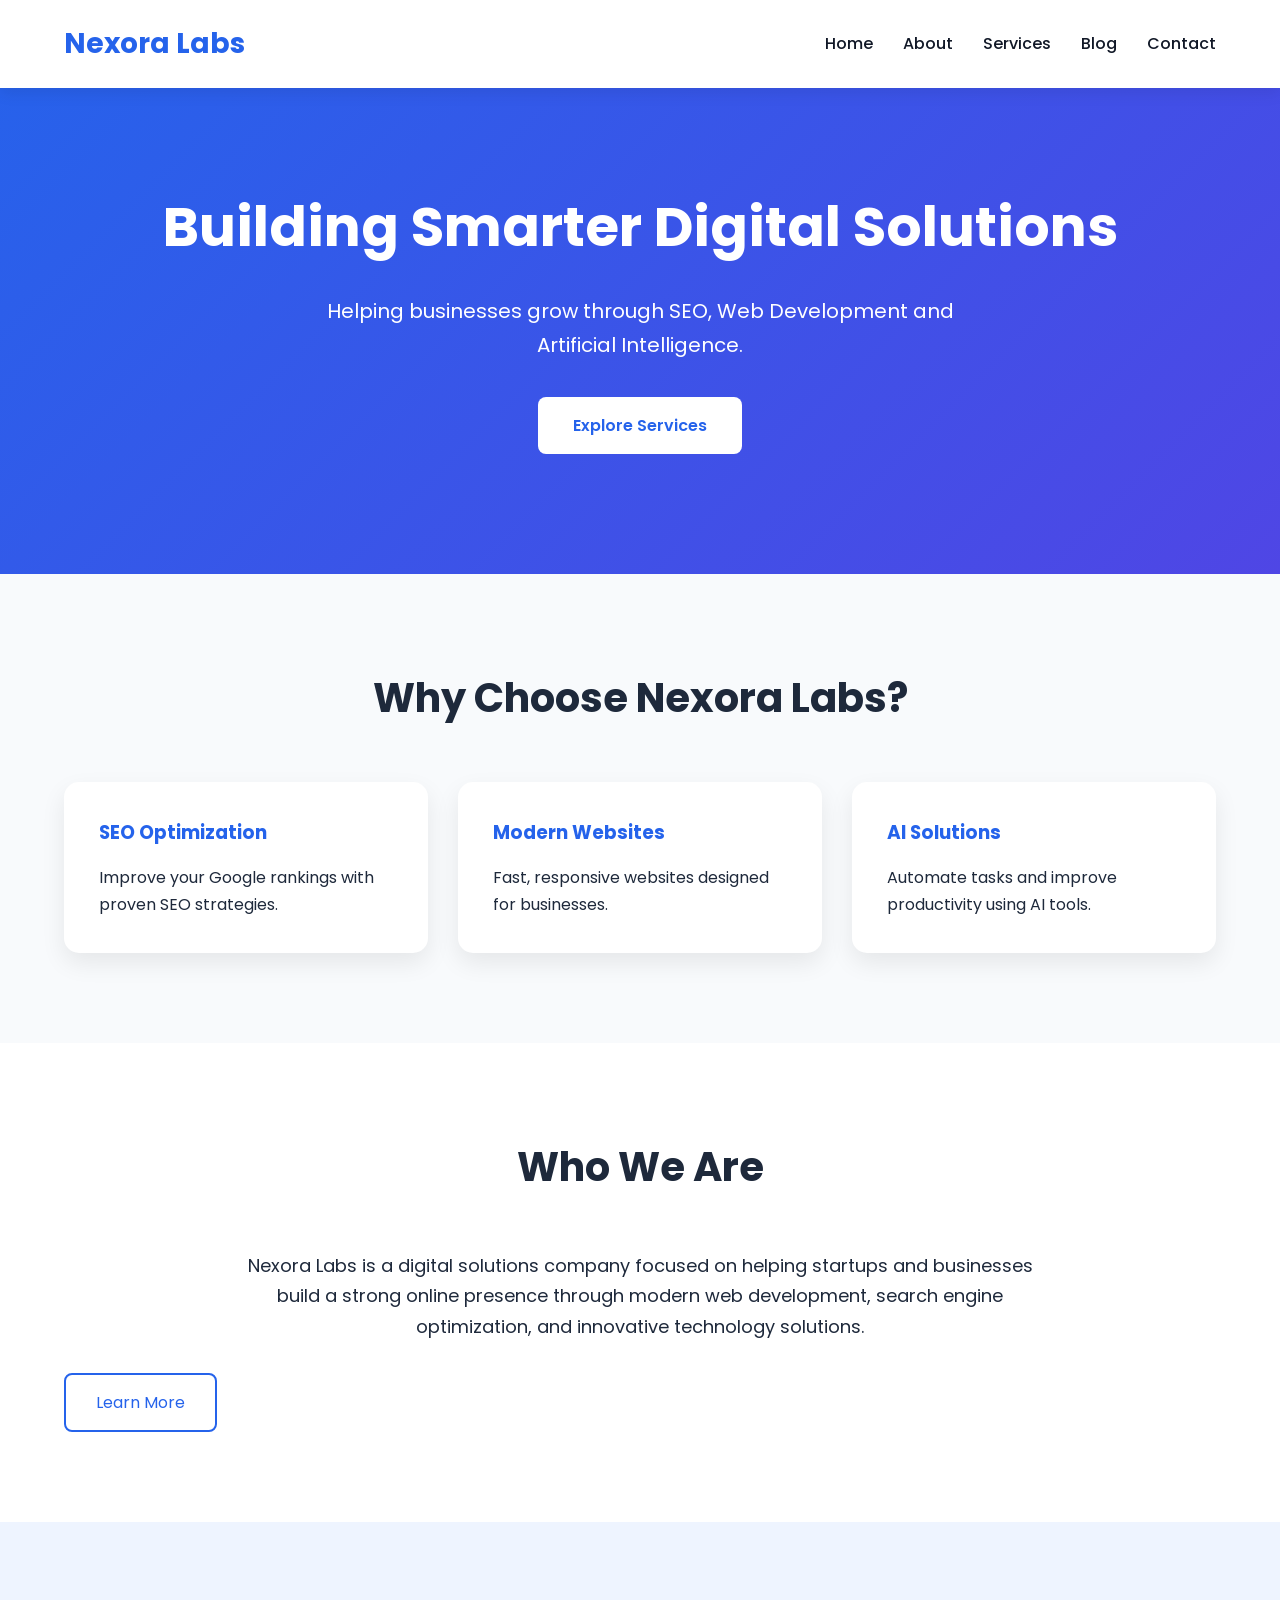
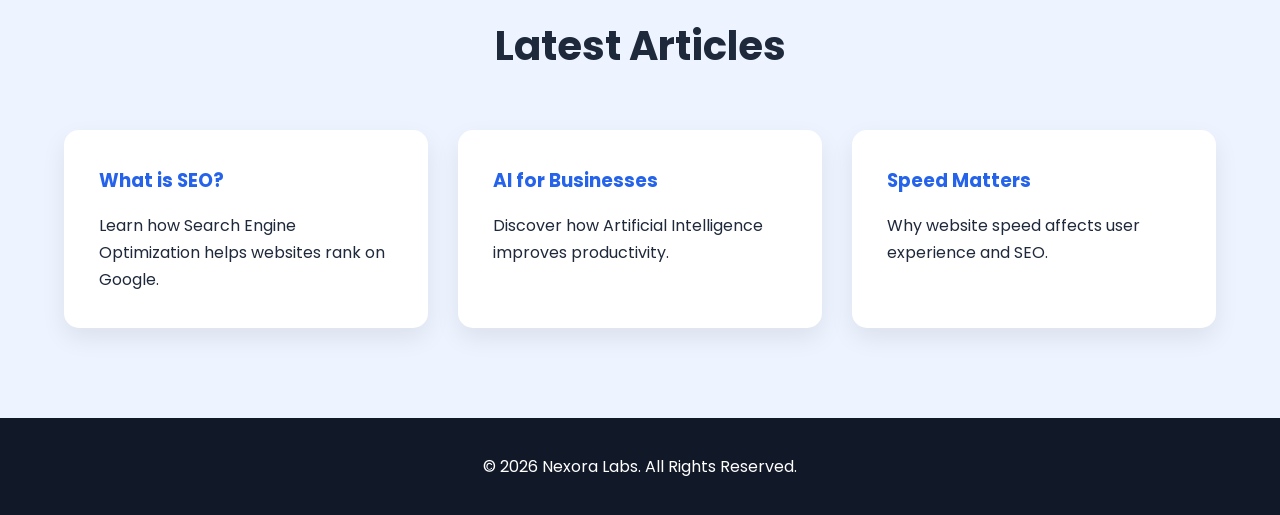
<file: index.html>
<!DOCTYPE html>
<html lang="en">
<head>
  <meta name="google-site-verification" content="b337AUqdLakMeITh0q4XAcEbm_U8gPmD-Sjyxp1-aJU" />

<meta charset="UTF-8">
<meta name="viewport" content="width=device-width, initial-scale=1.0">

<title>Nexora Labs | Smart Digital Solutions</title>

<meta name="description" content="Nexora Labs helps businesses grow through SEO, web development, AI solutions and digital innovation.">

<meta name="keywords" content="SEO, Web Development, AI, Digital Marketing, Nexora Labs">

<meta name="author" content="Nexora Labs">

<link rel="stylesheet" href="style.css">

<link rel="preconnect" href="https://fonts.googleapis.com">
<link rel="preconnect" href="https://fonts.gstatic.com" crossorigin>

<link href="https://fonts.googleapis.com/css2?family=Poppins:wght@300;400;500;600;700&display=swap" rel="stylesheet">

</head>

<body>

<header>

<div class="container">

<div class="logo">
Nexora Labs
</div>

<nav>

<ul>

<li><a href="index.html">Home</a></li>

<li><a href="about.html">About</a></li>

<li><a href="services.html">Services</a></li>

<li><a href="blog.html">Blog</a></li>

<li><a href="contact.html">Contact</a></li>

</ul>

</nav>

</div>

</header>


<section class="hero">

<div class="container">

<h1>Building Smarter Digital Solutions</h1>

<p>
Helping businesses grow through SEO, Web Development and Artificial Intelligence.
</p>

<a href="services.html" class="btn">
Explore Services
</a>

</div>

</section>


<section class="features">

<div class="container">

<h2>Why Choose Nexora Labs?</h2>

<div class="cards">

<div class="card">

<h3>SEO Optimization</h3>

<p>
Improve your Google rankings with proven SEO strategies.
</p>

</div>

<div class="card">

<h3>Modern Websites</h3>

<p>
Fast, responsive websites designed for businesses.
</p>

</div>

<div class="card">

<h3>AI Solutions</h3>

<p>
Automate tasks and improve productivity using AI tools.
</p>

</div>

</div>

</div>

</section>


<section class="about-preview">

<div class="container">

<h2>Who We Are</h2>

<p>

Nexora Labs is a digital solutions company focused on helping startups and businesses build a strong online presence through modern web development, search engine optimization, and innovative technology solutions.

</p>

<a href="about.html" class="btn-outline">
Learn More
</a>

</div>

</section>


<section class="blog-preview">

<div class="container">

<h2>Latest Articles</h2>

<div class="cards">

<div class="card">

<h3>What is SEO?</h3>

<p>
Learn how Search Engine Optimization helps websites rank on Google.
</p>

</div>

<div class="card">

<h3>AI for Businesses</h3>

<p>
Discover how Artificial Intelligence improves productivity.
</p>

</div>

<div class="card">

<h3>Speed Matters</h3>

<p>
Why website speed affects user experience and SEO.
</p>

</div>

</div>

</div>

</section>


<footer>

<div class="container">

<p>

© 2026 Nexora Labs. All Rights Reserved.

</p>

</div>

</footer>

<script src="script.js"></script>

</body>

</html>
</file>
<file: style.css>
/* Google Font */
@import url('https://fonts.googleapis.com/css2?family=Poppins:wght@300;400;500;600;700;800&display=swap');

*{
    margin:0;
    padding:0;
    box-sizing:border-box;
    font-family:'Poppins',sans-serif;
}

html{
    scroll-behavior:smooth;
}

body{
    background:#f8fafc;
    color:#1e293b;
    line-height:1.7;
}

.container{
    width:90%;
    max-width:1200px;
    margin:auto;
}

/* Header */

header{
    position:fixed;
    width:100%;
    top:0;
    left:0;
    background:#fff;
    box-shadow:0 5px 15px rgba(0,0,0,.08);
    z-index:1000;
}

header .container{
    display:flex;
    justify-content:space-between;
    align-items:center;
    padding:20px 0;
}

.logo{
    font-size:28px;
    font-weight:700;
    color:#2563eb;
}

nav ul{
    display:flex;
    list-style:none;
}

nav ul li{
    margin-left:30px;
}

nav ul li a{
    text-decoration:none;
    color:#111827;
    font-weight:500;
    transition:.3s;
}

nav ul li a:hover{
    color:#2563eb;
}

/* Hero */

.hero{
    padding:180px 0 120px;
    background:linear-gradient(135deg,#2563eb,#4f46e5);
    color:#fff;
    text-align:center;
}

.hero h1{
    font-size:55px;
    margin-bottom:20px;
}

.hero p{
    font-size:20px;
    max-width:700px;
    margin:auto;
}

.btn{
    display:inline-block;
    margin-top:35px;
    background:#fff;
    color:#2563eb;
    padding:15px 35px;
    border-radius:8px;
    text-decoration:none;
    font-weight:600;
    transition:.3s;
}

.btn:hover{
    transform:translateY(-5px);
}

.btn-outline{
    display:inline-block;
    margin-top:30px;
    border:2px solid #2563eb;
    color:#2563eb;
    padding:14px 30px;
    text-decoration:none;
    border-radius:8px;
    transition:.3s;
}

.btn-outline:hover{
    background:#2563eb;
    color:#fff;
}

/* Sections */

section{
    padding:90px 0;
}

section h2{
    text-align:center;
    font-size:40px;
    margin-bottom:50px;
}

/* Cards */

.cards{
    display:grid;
    grid-template-columns:repeat(auto-fit,minmax(280px,1fr));
    gap:30px;
}

.card{
    background:#fff;
    border-radius:15px;
    padding:35px;
    box-shadow:0 10px 25px rgba(0,0,0,.08);
    transition:.4s;
}

.card:hover{
    transform:translateY(-10px);
}

.card h3{
    color:#2563eb;
    margin-bottom:15px;
}

/* About */

.about-preview{
    background:#fff;
}

.about-preview p{
    max-width:800px;
    margin:auto;
    text-align:center;
    font-size:18px;
}

/* Blog */

.blog-preview{
    background:#eef4ff;
}

/* Footer */

footer{
    background:#111827;
    color:#fff;
    text-align:center;
    padding:35px;
}

/* Responsive */

@media(max-width:768px){

header .container{
    flex-direction:column;
}

nav ul{
    flex-direction:column;
    text-align:center;
    margin-top:20px;
}

nav ul li{
    margin:12px 0;
}

.hero{
    padding-top:220px;
}

.hero h1{
    font-size:38px;
}

section h2{
    font-size:30px;
}

}
/* Contact Form */

.contact-form{
    max-width:700px;
    margin:auto;
    display:flex;
    flex-direction:column;
    gap:20px;
}

.contact-form input,
.contact-form textarea{
    width:100%;
    padding:16px;
    border:1px solid #d1d5db;
    border-radius:8px;
    font-size:16px;
    outline:none;
}

.contact-form input:focus,
.contact-form textarea:focus{
    border-color:#2563eb;
    box-shadow:0 0 8px rgba(37,99,235,.2);
}

.contact-form button{
    border:none;
    cursor:pointer;
}
</file>
